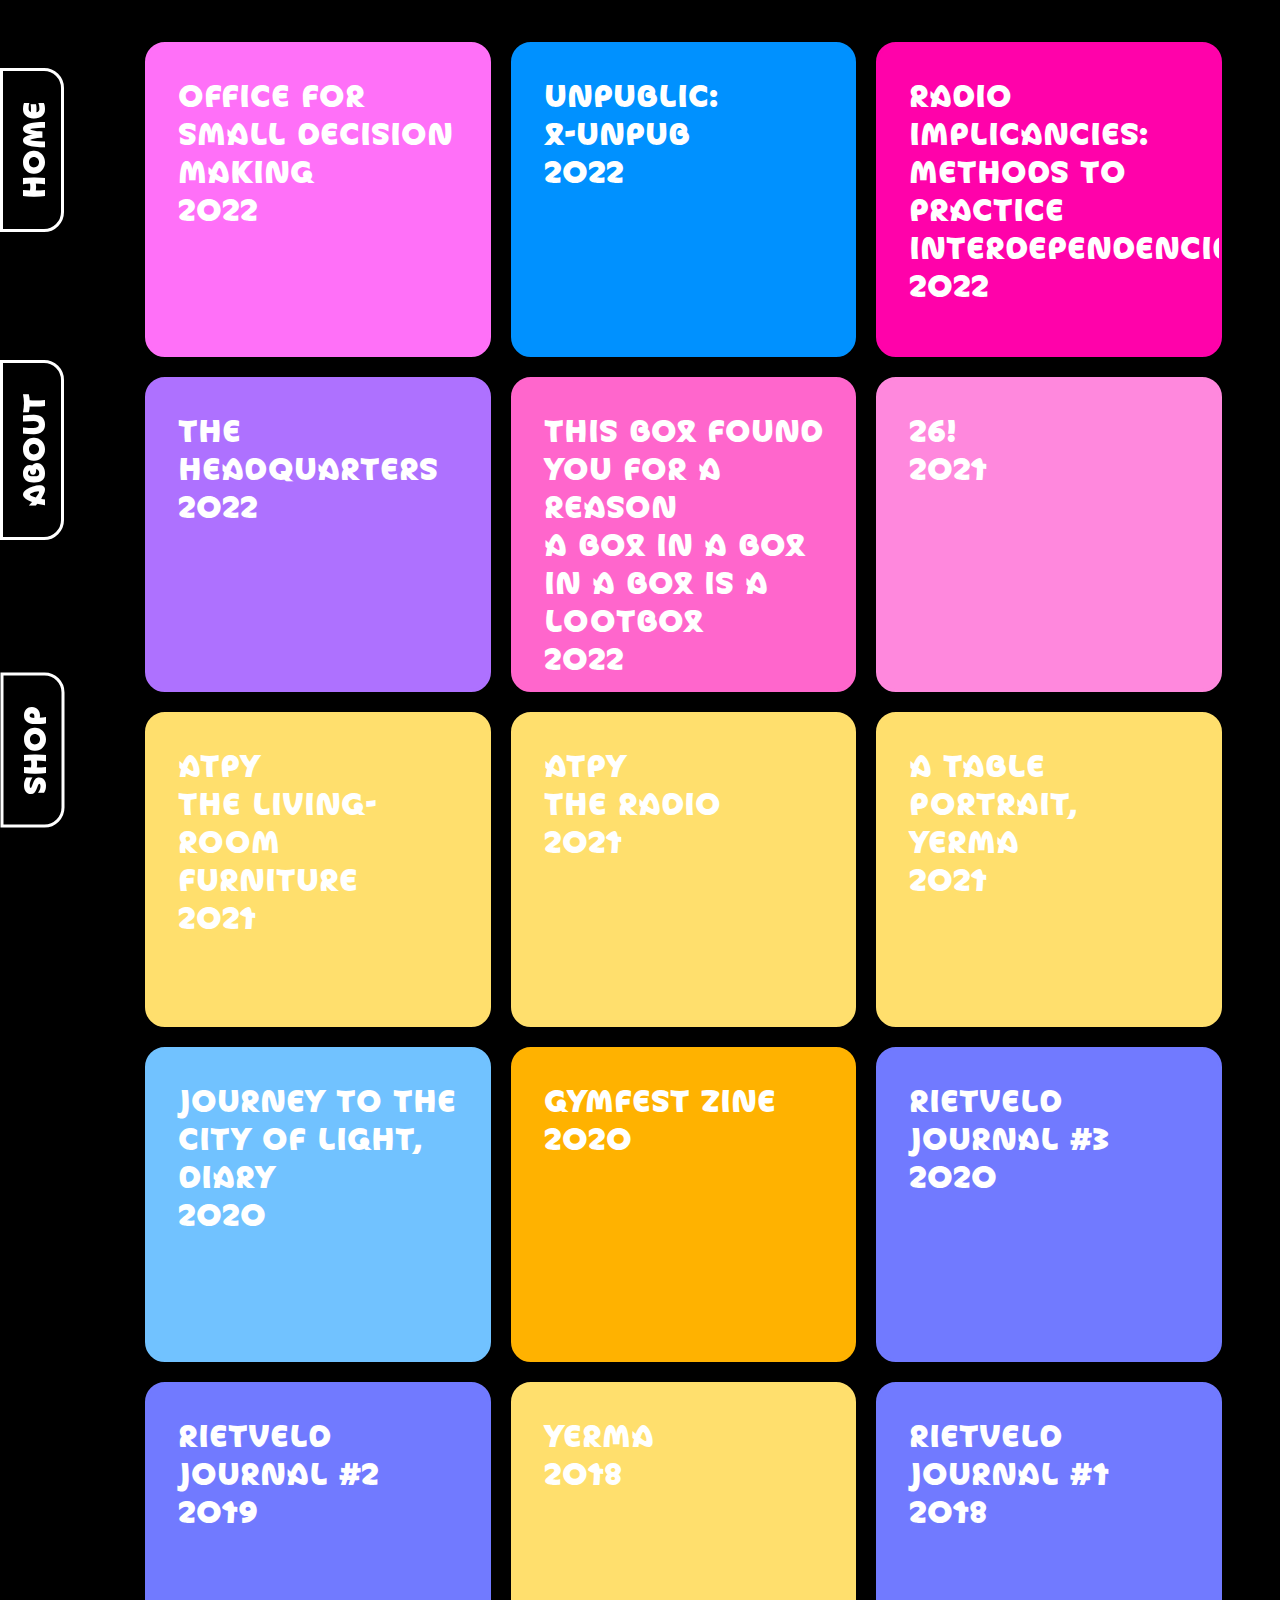
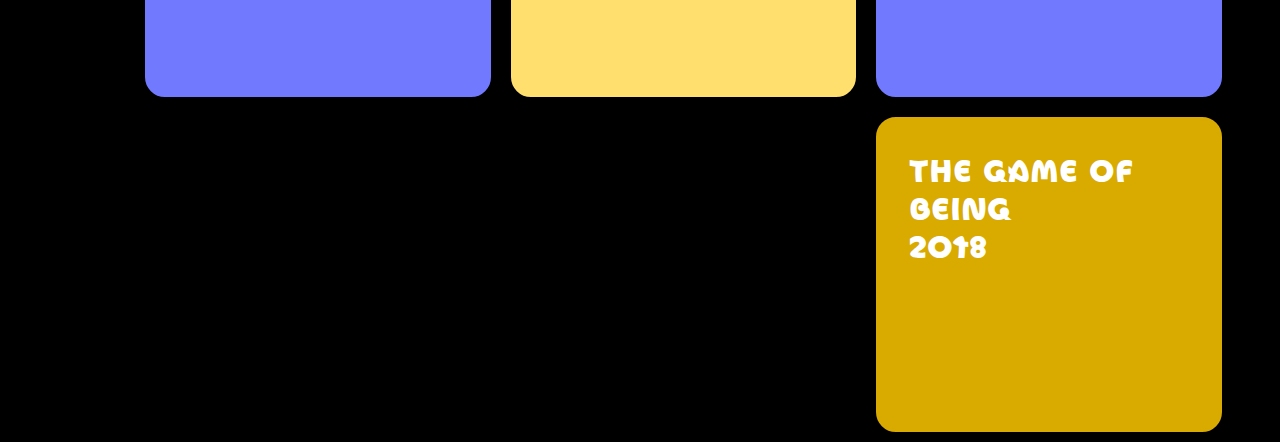
<file: index.html>
<!DOCTYPE html>
<html lang="en">
<head>
    <meta charset="UTF-8">
    <meta http-equiv="X-UA-Compatible" content="IE=edge">
    <meta name="viewport" content="width=device-width, initial-scale=1.0">
    <title>Gersande Schellinx</title>
    <link href="basestyle2.css" rel="stylesheet" type="text/css">
    <link rel="Shortcut Icon" href="/favicon.ico" type="image/x-icon" />
</head>

<body>
    <div class="wrapper">

        <!-- <div class="maincontent about hidden">
            <div class="content">
                <p>artist based in Amsterdam</p>
                <p>manager at the <a class="link">bookbinding workshop</a>, gerrit rietveld academie</p>
                <p>master student at the <a class="link">xpub</a>, piet zwart institute</p>
                <p>makes artist's books, publications in all media, furnitures, writes, directs, curates and much more</p>
                <p>email me at <a class="link">gersandeschellinx@gmail.com</a></p>
                <p>or follow me at <a class="link">@gersande.schellinx</a></p>
                <p><a class="link">download cv</a></p>
            </div>
        </div> -->

        <div class="kaft">
           
                <div class="item home ">
                    <a href="../index.html" class="item_title rotate">
                        home
                    </a>
                </div>

                <div class="item about">
                    <a class="item_title rotate">
                        about
                    </a>
                </div>

                <div class="item shop">
                    <a href="shop.html" class="item_title rotate">
                        shop
                    </a>
                </div>   
       
        </div> 
        <!-- end kaft -->
       
            <div class="about_content hidden">
                <p>
                    Artist and freelancer based in Amsterdam.
                <br><br>
               <a href = https://www.instagram.com/bbbbgrabb/ target="_blank">Bookbinding workshop</a>  manager, <a href = https://rietveldacademie.nl/ target="_blank"> Gerrit Rietveld Academie.</a>
                <br><br>
                    "Bookbinder at the Gerrit Rietveld Academie and in my freelance work, 
                    writer for independent projects or commissioned texts, scriptwriter, 
                    theatre director and head of editorial for collaborative and personal projects. 
                    I always find myself an interdisciplinary maker and designer."
                <br><br>
                    Master student at the <a href = https://www.pzwart.nl/experimental-publishing/ target="_blank"> XPUB, Piet Zwart.</a>
                <br><br>
                    "Books, words, networks are my tools. It all works towards environments created 
                    by publication(s): to make something public. My primary materials/collaborators 
                    are people and publications."
                </p>
                <p class="first_credit">
                <a href="CV_2022.pdf" target="_blank"> download cv </a>
                </p>
                <p class="">
                <a href = "mailto:gersandeschellinx@gmail.com">gersandeschellinx@gmail.com</a>
                </p>
                <p class="">
                    <a href = https://www.instagram.com/gersande.schellinx/ target="_blank">@gersande.schellinx</a>
                </p>
                <p class="last_credit">
                <span class="credit typeface">
                <a href="https://www.nmtype.com/movement/Movement">Movement Typeface</a> by María Ramos and Noel Pretorius
                <br>
                Pirelli Typeface by <a href="https://www.jung-lee.nl">Jung-Lee Type Foundry</a></span> 
                <br>
                <span class="credit">Website by <a href="http://cecilehubner.nl">Cecile Hübner</a></span>
                <br><br>
                </p>
            </div>
     
        <!-- end about -->

        <div class="maincontent work">
            <div class="work_wrapper">

                <div class="project ofsdm clickable">
                    <div class="text">
                        <div class="project_title clickable">Office for Small Decision Making<div class="project_year clickable">2022</div></div>
                        <div class="project_text hidden initial_hide">
                            <p>
                                <br>
                                Office for Small Decision Making september 2022, 
                                at Plan B, Amsterdam. 
                                In collaboration with Carmen Gray and Mariana Jurado Rico.<br>
                                G. Schellinx as Chief Secretary of the Office for Small Decision Making (OfSDM),
                                wrote all the Office Manuals with Office line of conduct and designed 
                                the Small Chair Collection Inventory Catalogue.
                                <br><br>
                                The Office for Small Decision Making has been given the unique opportunity 
                                to set their Office and use the vacant space of Plan B during the month of September 2022. 
                                <br>
                                Unfortunately, due to budget cuts the OfSDM was only be able to occupy the given
                                premises for a total of three days and three days only, with a number of ad hoc additional hours...
                                <br>
                                Due to the exceptional character of such a short-term instalment, the Office members instigators did not 
                                get any remuneration to conduct proper job interviews to hire more Office staffs. Having the opportunity 
                                not to pay only a few Office members, the OfSDM concluded that any temporary employee working on the base 
                                of free volunteering were welcome to call themselves Office members. Therefore, any client of the Office 
                                could assume corporate status when participating in any Office activities during Office hours.
                                <br><br>
                                <a href="office_manual_adult.pdf" target="_blank">read Adult Office Manual</a>
                                <br><br>
                                <a href="smallchaircatalogue.pdf" target="_blank">see the Small Chair Collection Inventory Catalogue</a>
                                <br><br>
                                Pictures by <a href=https://carmengray.es/ target="_blank">Carmen Gray</a>.
                            </p>
                        </div>
                    </div>
                    <div class="img hidden initial_hide">
                        <img src="img/ofsdm_3.jpg" alt="ofsdm">
                        <img src="img/ofsdm_2.jpg" alt="ofsdm">
                        <img src="img/ofsdm_1.jpg" alt="ofsdm">
                        <img src="img/ofsdm_5.jpg" alt="ofsdm">
                        <img>
                    </div>
                </div>

                <div class="project unpublic clickable">
                    <div class="text">
                        <div class="project_title clickable">unPublic: <br> X-unPub<div class="project_year clickable">2022</div></div>
                        <div class="project_text hidden initial_hide">
                            <p>
                                <br>
                                unPublic number 81. 'experimental un-publishing' session on June 22nd 2022, 
                                in the auditorium of La Générale Nord-Est, Paris XIV, France.
                                <br> <br>
                                with Kam Seng Aung (violin), Alexandra Nikolova ([6:] dj mix, voice), 
                                Carmen Gray ([1:] drum, bottle, maracas, bell), Chaeyoung Kim ([5:] rattling egg, i-thing, handbell), 
                                Emma Prato ([10:] xylophone, harmonic voice), Erica Gargaglione ([2:] (little) drums, bells, flute), 
                                Francesco Luzzana ([4:] nanoloop, flute, hands, voice), Jian Haake ([11:] DIY breadboard synth, scratch box), 
                                Kimberley Cosmilla ([3:] flute, (little) drum, xylophone), Miriam Schöb ([7:] cracklebox, stylophone, bottle, 
                                voice, body), Mitsa Chaida ([0:] maracas, bells, drum, voice), Supisara Burapachaisri ([9:] Bastl Kastle Drum, 
                                Bastl Kastle v1.5), Gersande Schellinx ([8:] zither, voice) and Har$ (direction += time-keeping & dictaphones). 
                                <br><br>
                                <a href=https://unpublic.bandcamp.com/album/paris-22-june-2022 target="_blank">Listen here</a>
                            </p>
                        </div>
                    </div>
                    <div class="img hidden initial_hide">
                        <img src="img/unPublic.jpg" alt="special issue 18">
                        <img>
                    </div>
                </div>

        <div class="project si18 clickable">
            <div class="text">
                <div class="project_title clickable">Radio Implicancies: <br> Methods To Practice Interdependencies<div class="project_year clickable">2022</div></div>
                <div class="project_text hidden initial_hide">
                    <p>
                        <br>
                        Experimental Publishing (XPUB) Special Issue 18.
                        <br> <br>
                        Made by Ål Nik (Alexandra Nikolova), Carmen Gray, Chaeyoung Kim, 
                        Emma Prato, Erica Gargaglione, Francesco Luzzana, Gersande Schellinx, 
                        Jian Haake, Kimberley Cosmilla, Miriam Schöb, Mitsa Chaida and Supisara Burapachaisri.
                        <br><br>
                        Pictures by <a href=https://carmengray.es/ target="_blank">Carmen Gray</a>.
                        <br><br>
                        <a href=https://issue.xpub.nl/18/index.html target="_blank">read more</a>
                    </p>
                </div>
            </div>
            <div class="img hidden initial_hide">
                <img src="img/1_si18.png" alt="special issue 18">
                <img>
            </div>
        </div>
       
                <div class="project headquarters clickable">
                    <div class="text">
                        <div class="project_title clickable">The Headquarters<div class="project_year clickable">2022</div></div>
                        <div class="project_text hidden initial_hide">
                            <p>
                                Participation to the Education Department with "La Courbe" a small working bench and plasma cut knives.
                                <br>
                                <br>
                                Under the mentorship of Olga Micińska and Harriet Morley
                                with Mathild Clerc-Verhoeven, Cecile Hübner, Chloé Sapelkine and Bo Wielders. 
                                Conception of wooden/metal tools and a metal gate.
                                <br>
                                <br>
                                Member of the Writing Department with Samantha McCulloch:
                                <br>
                                <a href="a_laborious_portrait.pdf" target="_blank">read A Laborious Portrait</a>
                                <br>
                                <br>
                                Pictures by Kitty Maria van Ekeren and Olga Micińska
                                <br>
                                <br>
                                <a href=https://puntwg.nl/the-headquarters target="_blank">read more</a>
                            </p>
                        </div>
                    </div>
                    <div class="img hidden initial_hide">
                        <img src="img/7_headquarters.jpg" alt="headquarters7">
                        <img src="img/1_headquarters.jpg" alt="headquarters1">
                        <img src="img/2_headquarters.jpg" alt="headquarters2">
                        <img src="img/4_headquarters.jpg" alt="headquarters4">
                        <img src="img/8_headquarters.jpg" alt="headquarters8">
                        <img>
                    </div>
                </div>

                <div class="project si17 clickable">
                    <div class="text">
                        <div class="project_title clickable">This Box Found You for a Reason<br> A Box in a Box in a Box is a Lootbox<div class="project_year clickable">2022</div></div>
                        <div class="project_text hidden initial_hide">
                            <p>
                                <br>
                                Experimental Publishing (XPUB) Special Issue 17.
                                <br> <br>
                                Made by Ål Nik (Alexandra Nikolova), Carmen Gray, Chaeyoung Kim, 
                                Emma Prato, Erica Gargaglione, Francesco Luzzana, Gersande Schellinx, 
                                Jian Haake, Kimberley Cosmilla, Miriam Schöb, Mitsa Chaida and Supisara Burapachaisri.
                                <br><br>
                                Co-published by Page Not Found and the Master Experimental Publishing (XPUB) 
                                at the Piet Zwart Institute, Willem de Kooning Academy.
                                <br><br>
                                Pictures by <a href=https://carmengray.es/ target="_blank">Carmen Gray</a>.
                                <br><br>
                                <a href=https://issue.xpub.nl/17/index.html target="_blank">read more</a>
                            </p>
                        </div>
                    </div>
                    <div class="img hidden initial_hide">
                        <img src="img/3_si17" alt="special issue 17">
                        <img src="img/4_si17" alt="special issue 17">
                        <img src="img/5_si17" alt="special issue 17">
                        <img src="img/1_si17" alt="special issue 17">
                        <img>
                    </div>
                </div>

                <div class="project twentysix clickable">
                    <div class="text">
                        <div class="project_title clickable">26! <div class="project_year clickable">2021</div></div>
                        <div class="project_text hidden initial_hide">
                            <p>
                                <p>
                                    <br>
                                    Gerrit Rietveld Academie BA Thesis <br> <br>
                                    A research that explores the alphabet, 
                                    a deconstruction of its hegemonic status 
                                    and study of the embedded social infrastructures 
                                    in our alphabetical system. It can be seen 
                                    as a series of reflections on the question: 
                                    Is there a way to break down social constructs 
                                    embedded in (our use of) the alphabet in order 
                                    to support social change? Too often 
                                    language is used to justify inequalities 
                                    when accountability is necessary, to work together, 
                                    on social change or adapt to contemporary/current social needs, 
                                    recover social diversity in identity.
                                    <br>
                                    <br>
                                    Written by Gersande Schellinx
                                    <br>
                                    Designed by 
                                    Ran Re Reimann
                                </p>
                            </p>
                        </div>
                    </div>
                    <div class="img hidden initial_hide">
                        <img src="img/1_26" alt="picture thesis">
                        <img src="img/2_26.jpg" alt="picture thesis">
                        <img src="img/3_26.jpg" alt="picture thesis">
                        <img>
                    </div>
                    
                </div>

                <div class="project yerma3 clickable">
                    <div class="text">
                        <div class="project_title clickable">ATPY <br> The Living-Room Furniture <div class="project_year clickable">2021</div> </div>
                        <div class="project_text hidden initial_hide">
                            <p>
                                <br>
                                “A Table Portrait, Yerma” (2018-2021) is an idiosyncratic
                                re-writing of Federico
                                Garcia Lorca’s play Yerma. An
                                immersive play in three acts
                                and three rooms.
                                <br>
                                <br>
                                The furniture of "A Table Portrait, Yerma" has been designed, produced and built by Gersande Schellinx
                                for the Première of the play in Amsterdam Noord in 2021. The set of furniture is the stage on which the play can take place,
                                wherever, whenever. 
                                <br> <br>
                                Each piece of furniture should be thought as active actors to the play's dinner party.
                                <br>
                                The four characters Juan, Yerma, Victor and Maria have a custom chair with different 
                                face expressions imprinted on the top-back, as well as slightly different body features (one chair has a deeper 
                                seat slope, another a straighter back, ...) as to influence the body language of each actor during the play.<br>
                                The table has been made with an irregular leg-frame in order to get some characters closer or further away 
                                from one another... Finally, a custom hole was made to host a spot for the play's vase in 
                                the middle of the table as a visual metaphor to the play's main topic of conversation: fertility.
                                <br><br>
                                The faces were modeled in clay, then 3D scanned, re-designed in blender and carved with CNC.
                                <br><br>
                                Pictures by <a href=https://carmengray.es/ target="_blank">Carmen Gray</a>.
                            </p>
                            <p>
                                <a href=https://rietveldacademie.nl/en/page/1026843/gersande-schellinx target="_blank">read more</a>
                            </p>
                        </div>
                    </div>
                    <div class="img hidden initial_hide">
                        <img src="img/atpy_thefurnitures_2.jpg" alt="a table portrait yerma furnitures">
                        <img src="img/atpy_thefurnitures_4.jpg" alt="a table portrait yerma furnitures">
                        <img src="img/atpy_thefurnitures_5.jpg" alt="a table portrait yerma furnitures">
                        <img src="img/atpy_thefurnitures_1.jpg" alt="a table portrait yerma furnitures">
                        <img src="img/atpy_thefurnitures_6.jpg" alt="a table portrait yerma furnitures">
                    </div>
                </div>

                <div class="project yermaradio clickable">
                    <div class="text">
                        <div class="project_title clickable">ATPY <br>The Radio <div class="project_year clickable">2021</div> </div>
                        <div class="project_text hidden initial_hide">
                            <p>
                                <br>
                                Released July 7, 2021
                                <br><br>
                                This album compiles the songs written in the play “A Table Portrait, Yerma”, 
                                that were featured on the radio playing both at the representations and at the 
                                Rietveld Academie graduation show 2021. 
                                <br><br>
                                “A Table Portrait, Yerma” (2018-2021) by Gersande Schellinx is an idiosyncratic 
                                re-writing of Federico Garcia Lorca’s play Yerma. An immersive play in three acts and three rooms. 
                                <br><br>
                                Lyrics by Gersande Schellinx<br>
                                Composition and arrangements by Oliver Feghali <br>
                                All instruments and sounds played and recorded by Oliver Feghali* <br>
                                Vocals by Gersande Schellinx & Oliver Feghali <br>
                                <br>
                                *Special thanks to Peter Hammill and David Wise.
                                <br><br>
                                <a href=https://dat6.bandcamp.com/album/yerma-a-table-portrait-music-from-the-radio target="_blank">Listen to the album of A Table Portrait, Yerma</a>
                                <br>
                                <br>
                            </p>
                            <p>
                                <a href=https://rietveldacademie.nl/en/page/1026843/gersande-schellinx target="_blank">read more</a>
                            </p>
                        </div>
                    </div>
                    <div class="img hidden initial_hide">
                        <img src="img/1_yermaradio.jpg" alt="a table portrait yerma radio">
                    </div>
                </div>
                
                <div class="project yerma1 clickable">
                    <div class="text">
                        <div class="project_title clickable">A Table
                            Portrait, Yerma <div class="project_year clickable">2021</div> </div>
                        <div class="project_text hidden initial_hide">
                            <p>
                                <br>
                                “A Table Portrait, Yerma” (2018-2021) is an idiosyncratic
                                re-writing of Federico
                                Garcia Lorca’s play Yerma. An
                                immersive play in three acts
                                and three rooms. Two sets of
                                furniture: a living-room and
                                a kitchen, as well as the vase 
                                and the book designed and build 
                                by Gersande Schellinx. 
                                <br>
                                <br>
                                Set Design by Gersande Schellinx <br>
                                Costumes by Marite Kuus <br>
                                Music by Oliver Feghali <br>
                                Food and Dinner Scenography by Elena Braida <br>
                                Joe Eshuis as Videographer <br>
                                Dariya Trubina as Assistant Director <br>
                                with help from Dasha Leontieva, Kristina Schadler and Adèle Beaulieu
                                <br>
                                <br>
                                Starring Stanley Steen as Juan,
                                Leyla de Muynck as Yerma,
                                Dawn Atteveld as Maria and
                                Philip van de Bree as Victor.
                                <br>
                                <br>
                                <a href=https://dat6.bandcamp.com/album/yerma-a-table-portrait-music-from-the-radio target="_blank">Listen to the album of A Table Portrait Yerma</a>
                                <br>
                                <br>
                            </p>
                            <p>
                                <a href=https://rietveldacademie.nl/en/page/1026843/gersande-schellinx target="_blank">read more</a>
                            </p>
                        </div>
                    </div>
                    <div class="img hidden initial_hide">
                        <img src="img/1_ATPY_WEB" alt="a table portrait yerma performance">
                        <img src="img/2_ATPY_WEB" alt="a table portrait yerma performance">
                        <img src="img/3_ATPY_WEB.jpg" alt="a table portrait yerma performance">
                        <img src="img/6_ATPY_WEB.jpg" alt="a table portrait yerma performance">
                        <img src="img/4_ATPY_WEB" alt="a table portrait yerma performance">
                    </div>
                </div>

                <div class="project cityoflight clickable">
                    <div class="text">
                        <div class="project_title clickable ">Journey to the city of light, diary <div class="project_year clickable">2020</div></div>
                        <div class="project_text hidden initial_hide">
                            <p>
                                <br>
                                Exhibition at A LAB, Amsterdam.
                                <br>
                                <br>
                                Books commissioned by Federico Sande Novo for his Filmacademie (Amsterdam) Master of Film Graduation project.
                                <br>
                                <br>
                                Printing and bookbinding by Gersande Schellinx.
                                <br>
                                <br>
                                <a href=https://www.filmacademie.ahk.nl/lichting/2020/student/federico-sande-novo/ target="_blank">read more</a>
                            </p>
                        </div>
                    </div>
                    <div class="img hidden initial_hide">
                        <img src="img/4_diary.JPG" alt="Journey to the city of light, diary">
                        <img src="img/1_diary.JPG" alt="Journey to the city of light, diary">
                        <img src="img/2_diary.JPG" alt="Journey to the city of light, diary">
                        <img>
                    </div>
                </div>

                <div class="project gymfest clickable">
                    <div class="text">
                        <div class="project_title clickable">Gymfest zine <div class="project_year clickable">2020</div></div>
                        <div class="project_text hidden initial_hide">
                            <p>
                                <br>
                                Gymfest by Cecile Hübner and Shifra Osorio Whewell.
                                <br>
                                At Plantage Dok, Amsterdam.
                                <br>
                                <br>
                                Zine designed by Gersande Schellinx:
                                <br>
                                <a href="Gym_Fest_Zine.pdf"target="_blank">read the Gymfest Zine</a>
                                <br>
                                <br>
                                With illustrations by Dasha Leontieva.
                                <br><br>
                                <a href=https://plantagedok.nl/events/exhibition-gymfest/ target="_blank">read more</a>
                            </p>
                        </div>
                    </div>
                    <div class="img hidden initial_hide">
                        <img src="img/1_gymfest.jpg" alt="gymfest zine">
                        <img>
                    </div>
                </div>

                <div class="project journal3 clickable">
                    <div class="text">
                        <div class="project_title clickable">Rietveld Journal #3 <div class="project_year clickable">2020</div></div>
                        <div class="project_text hidden initial_hide">
                            <p>
                                <br>
                                Initiated by Gersande Schellinx and Irene de Gelder in 2018.
                                <br> 
                                Designed by Ran Re Reimann and Łukasz Matuszewski.
                                <br> 
                                Matchboxes give-away by Eva Mahhov.
                                <br> <br>
                                Rietveld Journal is a free publication run by students of 
                                the Gerrit Rietveld Academie and Sandberg Instituut and 
                                distributed at the Academie, in the Netherlands and internationally. 
                                <br> 
                                It is an open platform for the community of these two institutions 
                                to share any printed matter between each other and with the outside world.                
                                <br> <br>
                                Pictures by Pictures by <a href=https://carmengray.es/ target="_blank">Carmen Gray</a>.
                                <br>
                                Furnitures by Alex Zeta.
                                <br><br>
                                <a href=https://rietveldacademie.nl/en/page/16857/rietveld-journal target="_blank">read more</a>
                                <br>
                                <a href=https://www.instagram.com/rietveld.journal/?hl=en target="_blank">@rietveld.journal</a>
                                
                            </p>
                        </div>
                    </div>
                    <div class="img hidden initial_hide">
                        <img src="img/1_rj3" alt="rietveld journal 3">
                        <img src="img/2_rj3.jpg" alt="rietveld journal 3">
                        <img src="img/1_rj3.jpg" alt="rietveld journal 3">
                        <img>
                    </div>
                </div>

                <div class="project journal2 clickable">
                    <div class="text">
                        <div class="project_title clickable">Rietveld Journal #2 <div class="project_year clickable">2019</div></div>
                        <div class="project_text hidden initial_hide">
                            <p>
                                <br>
                                Initiated by Gersande Schellinx and Irene de Gelder in 2018.
                                <br> 
                                Designed by Juliette Lépineau and Itziar Domingo.
                                <br> <br>
                                Campaign designed by Samuel Pin.
                                <br> <br>
                                Rietveld Journal is a free publication run 
                                by students of the Gerrit Rietveld Academie 
                                and Sandberg Instituut and distributed at the Academie, 
                                in the Netherlands and internationally. 
                                <br> 
                                It is an open platform for the community of these two institutions to share any printed matter between each other and with the outside world.                
                                <br> <br>
                                <a href=https://rietveldacademie.nl/en/page/16857/rietveld-journal target="_blank">read more</a>
                                <br>
                                <a href=https://www.instagram.com/rietveld.journal/?hl=en target="_blank">@rietveld.journal</a>
                            </p>
                        </div>
                    </div>
                    <div class="img hidden initial_hide">
                        <img src="img/1_rj2.jpg" alt="rietveld journal 2">
                        <img src="img/2_rj2.jpg" alt="rietveld journal 2">
                        <img src="img/3_rj2.jpg" alt="rietveld journal 2">
                        <img>
                    </div>
                </div>

                <div class="project yerma2 clickable">
                    <div class="text">
                        <div class="project_title clickable">Yerma <div class="project_year clickable">2018</div></div>
                        <div class="project_text hidden initial_hide">
                            <p>
                                    <br>
                                    A surrealistic interpretation of Federico Garcia Lorca’s “Yerma”.
                                    <br>
                                    Book and serie of readings around Amsterdam.
                                    <br>
                                    <br>
                                    Designed and written by Gersande Schellinx.
                                    <br>
                                    <br>
                                    <a href="Is_Yerma_Present.pdf" target="_blank">read more</a>
                            </p>
                        </div>
                    </div>
                    <div class="img hidden initial_hide">
                        <img src="img/1_yerma.jpg" alt="yerma book">
                        <img src="img/2_yerma.jpg" alt="yerma book">
                        <img src="img/3_yerma.jpg" alt="yerma readings">
                        <img>
                    </div>
                </div>

                <div class="project journal1 clickable">
                    <div class="text">
                        <div class="project_title clickable">Rietveld Journal #1 <div class="project_year clickable">2018</div></div>
                        <div class="project_text hidden initial_hide">
                            <p>
                                <br>
                                Initiated by Gersande Schellinx and Irene de Gelder in 2018.
                                <br> 
                                Designed by César Rogers and Ken Wenrui Zhao
                                <br> <br>
                                Rietveld Journal is a free publication run by students of the Gerrit Rietveld Academie and Sandberg Instituut and distributed at the Academie, in the Netherlands and internationally. 
                                <br> 
                                It is an open platform for the community of these two institutions to share any printed matter between each other and with the outside world.                
                                <br> <br>
                                <a href=https://rietveldacademie.nl/en/page/16857/rietveld-journal target="_blank">read more</a>
                                <br>
                                <a href=https://www.instagram.com/rietveld.journal/?hl=en target="_blank">@rietveld.journal</a>
                            </p>
                        </div>
                    </div>
                    <div class="img hidden initial_hide">
                        <img src="img/2_rj1.jpg" alt="rietveld journal 1">
                        <img>
                    </div>
                </div>


                <div class="project tgob clickable">
                    <div class="text">
                        <div class="project_title clickable">The Game of Being <div class="project_year clickable">2018</div></div>
                        <div class="project_text hidden initial_hide">
                            <p>
                                <br>
                                Premiered at the Dijktheater, Amsterdam.
                                <br>
                                <br>
                                The Game of Being is written & directed by Gersande Schellinx.
                                <br>
                                <br>
                                Based on the theme of PLAY, The Game of Being is a play about power relationship in society.
                                <br>
                                Modelled on an excerpt of J.MG Le Clézio’s short story ‘‘L’homme qui marche’’. The play’s 
                                structure follows an organic and absurdistic story line, while questioning a concrete entity 
                                and its components: society, our society  .
                                <br>
                                <br>
                                The box is made out of eight young actors with different nationalities:
                                <br>
                                <br>
                                Shifra Osorio Whewell<br>
                                Adriana Lasheras Mabanta<br>
                                Felina Beckenbauer<br>
                                Briac Trémolières<br>
                                Marite Kuus<br>
                                Sankrit Kulmanochawong<br>
                                Shaun Beattie<br>
                                Cecile Hübner
                                <br>
                                <br>
                                With the help of Zoe Jurgens.
                                <br>
                                <br>
                                <a href="https://www.youtube.com/watch?v=sjbWOU4Htvw" target="_blank">watch the play here</a>
                            </p>
                        </div>
                    </div>
                    <div class="img hidden initial_hide">
                        <img src="img/thegameofbeing_2.jpg" alt="The Game of Being 1">
                        <img src="img/thegameofbeing_3.jpg" alt="The Game of Being 3">
                        <img src="img/thegameofbeing_1.jpg" alt="The Game of Being 2">
                        <img src="img/thegameofbeing_4.jpg" alt="The Game of Being 4">
                        <img src="img/thegameofbeing_5.jpg" alt="The Game of Being 5">
                        <img>
                    </div>
                </div>

            </div>

        </div>
        <!-- end maincontent work -->

    </div> 
    <!-- end wrapper -->

<script src="script2.js"></script>
</body>

</html>
</file>
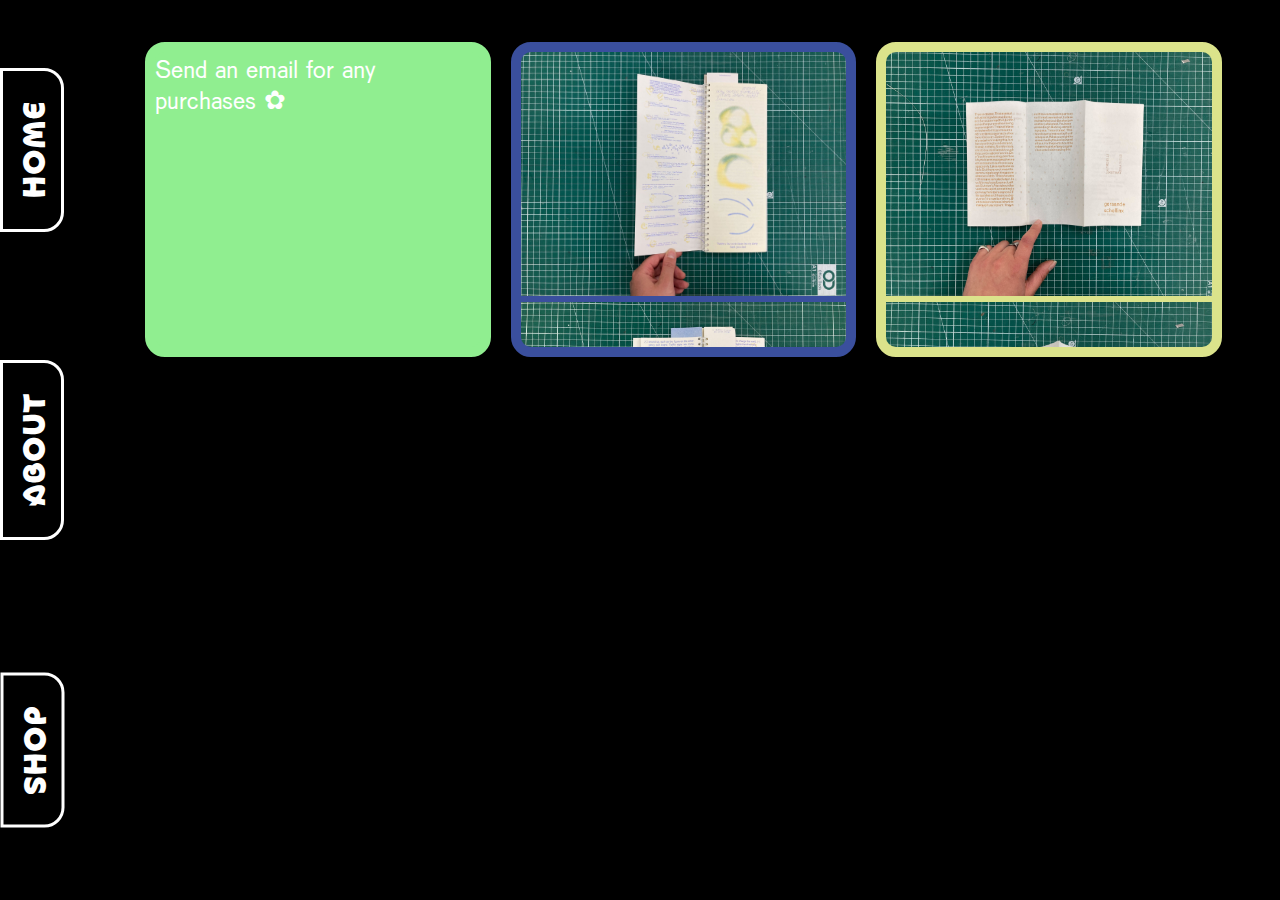
<file: shop.html>
<!DOCTYPE html>
<html lang="en">
<head>
    <meta charset="UTF-8">
    <meta http-equiv="X-UA-Compatible" content="IE=edge">
    <meta name="viewport" content="width=device-width, initial-scale=1.0">
    <title>Gersande Schellinx</title>
    <link href="basestyle2.css" rel="stylesheet" type="text/css">
    <link href="shop.css" rel="stylesheet" type="text/css">
    <link rel="Shortcut Icon" href="/favicon.ico" type="image/x-icon" />

</head>

<body>
    <div class="wrapper">

        <div class="kaft">
           
                <div class="item home">
                    <a href="../index.html" class="item_title rotate">
                        home
                    </a>
                </div>

                <div class="item about">
                    <a class="item_title rotate">
                        about
                    </a>
                </div>

                <div class="item shop">
                    <a href="shop.html" class="item_title rotate">
                        shop
                    </a>
                </div>
                
       
        </div> 
        <!-- end kaft -->

        <div class="about_content hidden">
            <p>
                Artist and freelancer based in Amsterdam.
           <br><br>
           <a href = https://www.instagram.com/bbbbgrabb/ target="_blank">Bookbinding workshop</a>  manager, <a href = https://rietveldacademie.nl/ target="_blank"> Gerrit Rietveld Academie.</a>
            <br><br>
                "Bookbinder at the Gerrit Rietveld Academie and in my freelance work, 
                writer for independent projects or commissioned texts, scriptwriter, 
                theatre director and head of editorial for collaborative and personal projects. 
                I always find myself an interdisciplinary maker and designer."
            <br><br>
            Master student at the <a href = https://www.pzwart.nl/experimental-publishing/ target="_blank"> XPUB, Piet Zwart.</a>
            <br><br>
                "Books, words, networks are my tools. It all works towards environments created 
                by publication(s): to make something public. My primary materials/collaborators 
                are people and publications."
            </p>
            <p class="first_credit">
                <a href="CV_2022.pdf" target="_blank"> download cv </a>
            </p>
            <p class="">
            <a href = "mailto:gersandeschellinx@gmail.com">gersandeschellinx@gmail.com</a>
            </p>
            <p class="">
                <a href = https://www.instagram.com/gersande.schellinx/ target="_blank">@gersande.schellinx</a>
            </p>
            <p class="last_credit">
                <span class="credit typeface">
                <a href="https://www.nmtype.com/movement/Movement">Movement Typeface</a>by María Ramos and Noel Pretorius
                <br> 
                Pirelli Typeface by <a href="https://www.jung-lee.nl">Jung-Lee Type Foundry</a></span> 
                <br>
                <span class="credit">Website by <a href="http://cecilehubner.nl">Cecile Hübner</a></span>
                <br><br>
                </p>
        </div>
 
    <!-- end about -->

        <div class="maincontent work">
            <div class="work_wrapper">

                <div class="project instructions_shop">
                    <div class="text">
                        <div class="project_title"> <a href = "mailto: gersandeschellinx@gmail.com">Send an email</a> for any purchases ✿ </a></div>
                        <div class="project_text hidden">
                        </div>
                    </div>
                    
                </div>
                <div class="project thesis_shop shopitem clickable">
                    <div class="text">
                        <div class="project_title hidden initial_hide">20€ <div class="project_year">26!, 2021</div> </div>
                        <div class="project_text hidden initial_hide">
                            <p>
                                <br><br>
                                Gerrit Rietveld Academie BA Thesis <br> <br>
                                A research that explores the alphabet, 
                                a deconstruction of its hegemonic status 
                                and study of the embedded social infrastructures 
                                in our alphabetical system. It can be seen 
                                as a series of reflections on the question: 
                                Is there a way to break down social constructs 
                                embedded in (our use of) the alphabet in order 
                                to support social change? Too often 
                                language is used to justify inequalities 
                                when accountability is necessary, to work together, 
                                on social change or adapt to contemporary/current social needs, 
                                recover social diversity in identity.
                                <br><br>
                                Edition of 50
                                <br><br>
                                Written by Gersande Schellinx.
                                <br>
                                Designed by 
                                Ran Re Reimann.
                            </p>
                        </div>
                    </div>
                    <div class="img clickable">
                        <img src="img/1_26.jpg" alt="picture thesis" class="clickable">
                        <img src="img/2_26.jpg" alt="picture thesis 2" class="clickable">
                        <img src="img/3_26.jpg" alt="picture thesis 3" class="clickable">
                        <img>
                    </div>
                    
                </div>

                <div class="project space_shop shopitem clickable">
                    <div class="text">
                        <div class="project_title hidden initial_hide"> 20€ <div class="project_year"> Space and Motion in Books, study n.2, 2020</div> </div>
                        <div class="project_text hidden initial_hide">
                            <p>
                            A conceptual and material research into space and motion 
                            in books with the letter press printing technique.
                            <br>
                            <br>
                            Printed in a serie of four rows on one silk calligraphy sheet of paper per copy.
                            <br>
                            <br>
                            Limited edition of 80.
                            <br><br>
                            Written and designed by Gersande Schellinx.
                            </p>
                        </div>
                    </div>
                    <div class="img clickable">
                        <img src="img/8_spaceandmotion.jpg" alt="picture space and motion in books" class="clickable">
                        <img src="img/5_spaceandmotion.jpg" alt="picture space and motion in books" class="clickable">
                        <img src="img/2_spaceandmotion.jpg" alt="picture space and motion in books" class="clickable">
                        <img src="img/3_spaceandmotion.jpg" alt="picture space and motion in books" class="clickable">
                    </div>
                </div>

                 <!-- <div class="project yerma_shop shopitem clickable">
                    <div class="text">
                        <div class="project_title hidden initial_hide">200€ <div class="project_year">A Table Portrait Yerma, 2021</div></div>
                        <div class="project_text hidden initial_hide">
                        </div>
                    </div>
                    <div class="img clickable">
                        <img src="img/shop_y" alt="picture ATPY book" class="clickable">
                        <img>
                    </div>
                </div>

        </div>-->
        <!-- end maincontent work -->

    </div> 
    <!-- end wrapper -->

<script src="script2.js"></script>
</body>

</html>
</file>
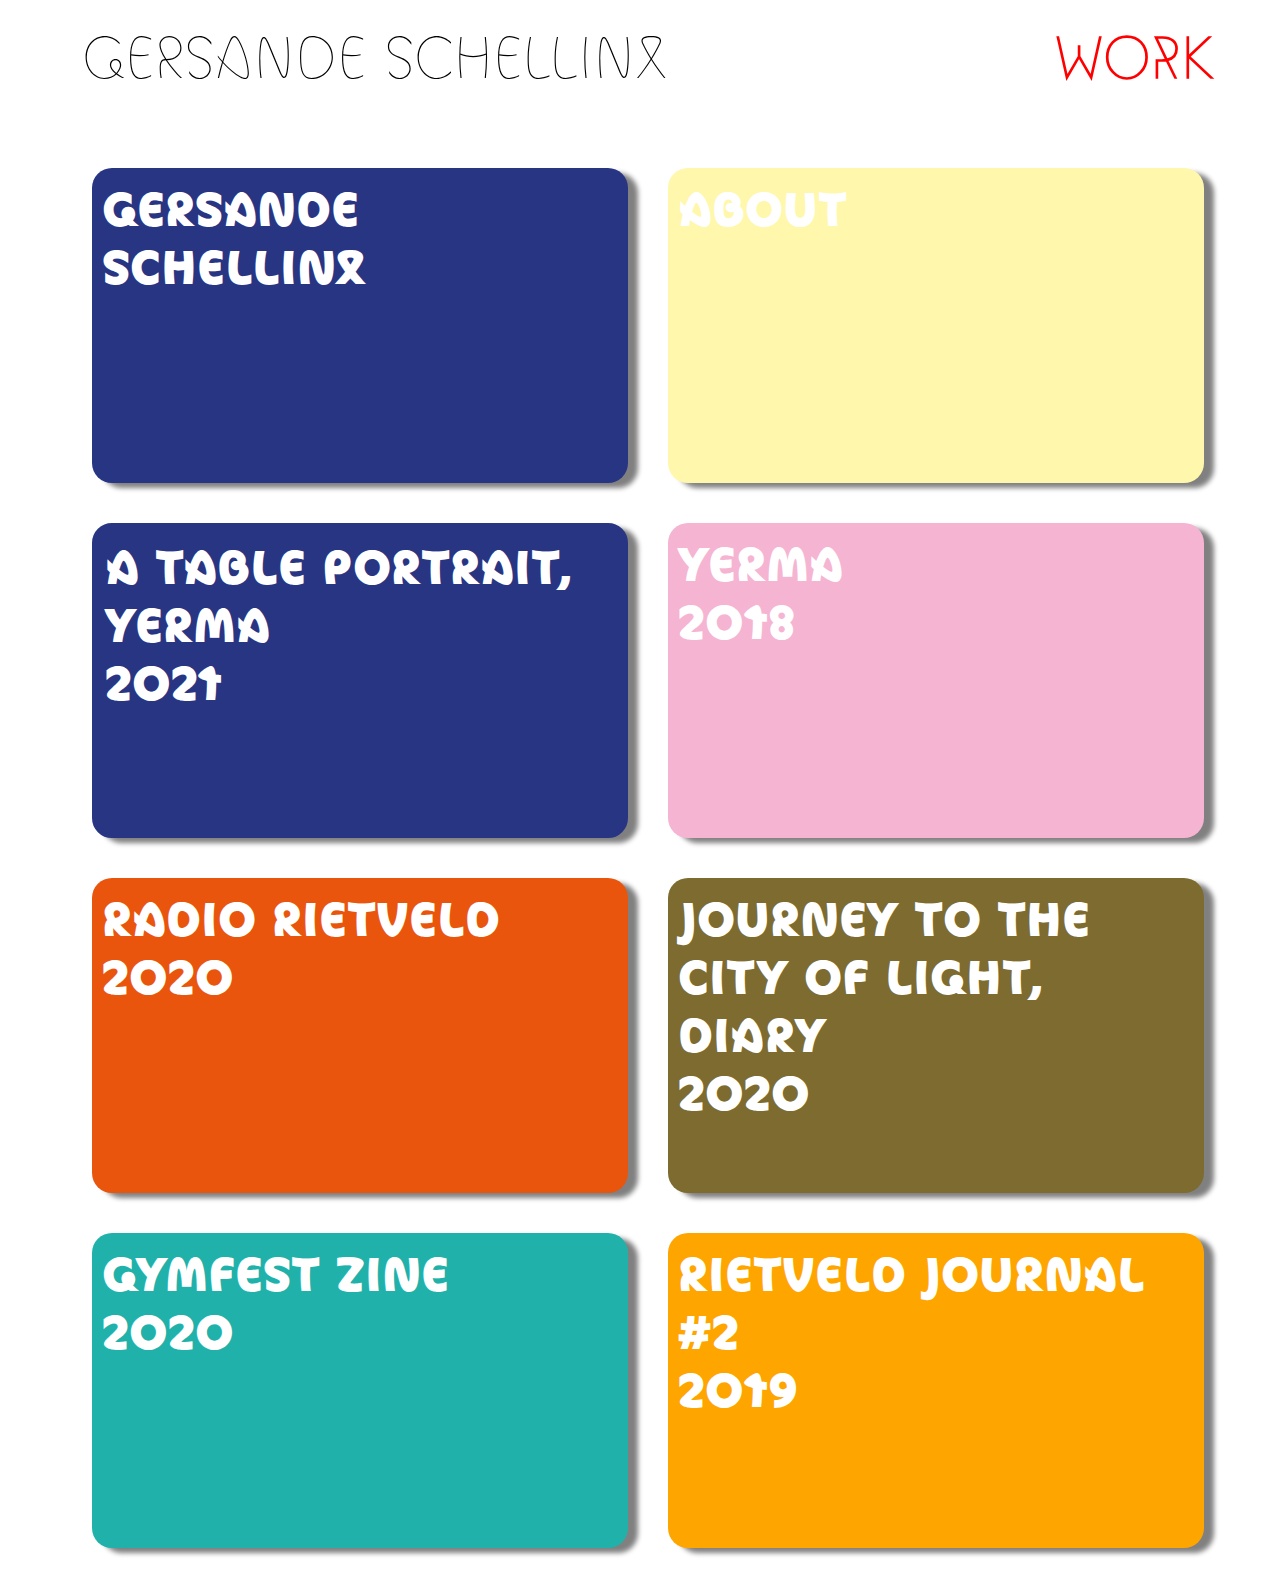
<file: testindex.html>
<!DOCTYPE html>
<html lang="en">
<head>
    <meta charset="UTF-8">
    <meta http-equiv="X-UA-Compatible" content="IE=edge">
    <meta name="viewport" content="width=device-width, initial-scale=1.0">
    <title>Gersande Schellinx</title>
    <link href="basestyle.css" rel="stylesheet" type="text/css">
</head>

<body>
    <div class="wrapper">

        <header>
            <ul class="header">
                <li>
                    <a class="title">Gersande Schellinx</a>
                </li>
                <li>
                    <a class="page work active">Work</a>
                </li>
            </ul>
        </header>

        <div class="maincontent about hidden">
            <div class="content">
                <p>artist based in Amsterdam</p>
                <p>manager at the <a class="link">bookbinding workshop</a>, gerrit rietveld academie</p>
                <p>master student at the <a class="link">xpub</a>, piet zwart institute</p>
                <p>makes artist's books, publications in all media, furnitures, writes, directs, curates and much more</p>
                <p>email me at <a class="link">gersandeschellinx@gmail.com</a></p>
                <p>or follow me at <a class="link">@gersande.schellinx</a></p>
                <p><a class="link">download cv</a></p>
            </div>
        </div>

        <div class="maincontent work">
            <div class="work_wrapper">

                <div class="project">
                    <div class="text">
                        <div class="project_title">Gersande Schellinx</div>
                        <div class="project_text hidden">
                        </div>
                    </div>
                    <div class="img hidden">
                        <img>
                    </div>
                </div>

                <div class="project">
                    <div class="text">
                        <div class="project_title">About</div>
                        <div class="project_text hidden">
                        </div>
                    </div>
                    <div class="img hidden">
                        <img>
                    </div>
                </div>

                <div class="project yerma1">
                    <div class="text">
                        <div class="project_title">A Table
                            Portrait, Yerma <div>2021</div> </div>
                        <div class="project_text hidden">
                            <p>“A Table Portrait, Yerma” (2018-
                                2021) is an idiosyncratic
                                re-writing of Federico
                                Garcia Lorca’s play Yerma. An
                                interactive play in three acts
                                and three rooms. Two sets of
                                furniture: a living-room and
                                a kitchen.
                            </p>
                            <p>Starring Stanley Steen as Juan,
                                Leyla de Muynck as Yerma,
                                Dawn Atteveld as Maria and
                                Philip van de Bree as Victor.
                            </p>
                            <p>
                                Set Design by Gersande
                                Schellinx, Costumes by Marite
                                Kuus, Music by Oliver Feghali,
                                Food and DinnerScenography
                                by Elena Braida, Joe Eshuis as Videographer and Dariya
                            </p>
                        </div>
                    </div>
                    <div class="img hidden">
                        <img src="img/yerma_test.jpeg" alt="yerma poster">
                    </div>
                </div>

                <div class="project">
                    <div class="text">
                        <div class="project_title">Yerma <div>2018</div></div>
                        <div class="project_text hidden">
                        </div>
                    </div>
                    <div class="img hidden">
                        <img>
                    </div>
                </div>

                <div class="project">
                    <div class="text">
                        <div class="project_title">Radio Rietveld <div>2020</div></div>
                        <div class="project_text hidden">
                        </div>
                    </div>
                    <div class="img hidden">
                        <img>
                    </div>
                </div>

                <div class="project">
                    <div class="text">
                        <div class="project_title">Journey to the city of light, diary <div>2020</div></div>
                        <div class="project_text hidden">
                        </div>
                    </div>
                    <div class="img hidden">
                        <img>
                    </div>
                </div>

                <div class="project">
                    <div class="text">
                        <div class="project_title">Gymfest zine <div>2020</div></div>
                        <div class="project_text hidden">
                        </div>
                    </div>
                    <div class="img hidden">
                        <img>
                    </div>
                </div>

                <div class="project">
                    <div class="text">
                        <div class="project_title">Rietveld Journal #2 <div>2019</div></div>
                        <div class="project_text hidden">
                        </div>
                    </div>
                    <div class="img hidden">
                        <img>
                    </div>
                </div>

            </div>

        </div>
        <!-- end maincontent work -->

    </div> 
    <!-- end wrapper -->

<script src="script.js"></script>
</body>

</html>
</file>
<file: basestyle2.css>
/* mobile first design */

@font-face {
  font-family: "Movement-DirectBlack";
  src: url(fonts/Movement-DirectBlack.otf) format("opentype");
}

@font-face {
  font-family: "Movement-DirectThin";
  src: url(fonts/Movement-DirectThin.otf) format("opentype");
}

@font-face {
  font-family: "Movement-IndirectBlack";
  src: url(fonts/Movement-IndirectBlack.otf) format("opentype");
}

@font-face {
  font-family: "Movement-IndirectThin";
  src: url(fonts/Movement-IndirectThin.otf) format("opentype");
}

@font-face {
  font-family: "Pirelli-Regular";
  src: url(fonts/pirelli-regular.woff) format("opentype");
}

* {
  box-sizing: border-box;
  font-family: "Pirelli-Regular", Helvetica, sans-serif;
  font-size: 1em;
  margin: 0;
  padding: 0;
}



body {
  width: 100%;
  background-color: black;
}

a:link {
  text-decoration: none;
  color: white;
}

a:hover {
  font-style: italic;
  cursor: pointer;
}

a:active {
  font-style: italic;
  color: white;
}

a:visited {
  color: white;
}

.hidden {
  display: none;
}

.visible {
  display: block;
}

.active {
  font-family: "Movement-DirectThin";
  -webkit-text-stroke: 1.5px red;
  -webkit-text-fill-color: transparent;
}

.link {
  font-family: "Movement-IndirectBlack";
  -webkit-text-stroke: 1.5px red;
  -webkit-text-fill-color: transparent;
}

.movementBlack {
  font-family: "Movement-IndirectBlack";
  font-size: 2em;
  
}


/* scrollbar */
/* width */
::-webkit-scrollbar {
  width: 10px;
}

/* Track */
::-webkit-scrollbar-track {
  border-radius: 10px;
}

/* Handle */
::-webkit-scrollbar-thumb {
  background: white;
  border-radius: 10px;
}

/* STYLES IN PAGE ORDER */
/* HEADER */
.wrapper {
  width: 90%;
  margin: auto;
  position: relative;
  display: flex;
  flex-flow: column nowrap;
}

.kaft {
  width: 100%;
  flex: 2 1 100%;
  height: 100vh;
  position: sticky;
  top: 0;
  margin: 0;
  align-self: flex-start;
  display: flex;
  flex-flow: row wrap;
  justify-content: space-around;
}

.item {
  flex: 1 0 30%;
  display: flex;
  justify-content: center;
  align-items: center;
}

.item_title {
  font-family: "Movement-IndirectBlack";
  color: white;
  font-size: 1em;
  border-bottom-left-radius: 20px;
  border-bottom-right-radius: 20px;
  border: 3px solid white;
  padding: 10px;
  margin: auto;
}

a .item_title:active {
  background-color: blue;
}




/* BODY */

/* about */

.about_content {
  position: fixed;
  top: 15vh;
  width: 300px;
  height: 400px;
  left: 50%;
  margin-left: -150px;
  padding: 10px;
  border-radius: 20px;
  background-color: rgb(0,0,0,0.87);
  overflow: auto;
}

.about_content p {
  color: white;
  margin: 5px;;
}

.about_content p:last-child {
  margin-top: 20px;
}

span.credit {
  /* font-family: "Pirelli-Regular"; */
  /* font-size: 0.7em; */
}

span.credit {
  color: white;
  margin: 5px;
  margin-top: 0px;
}

p.first_credit {
  margin-top: 20px;
}


/* maincontent */
.maincontent {
  margin: 1em auto 0 auto;
  width: 100%;
  min-height: 50vh;
  border-radius: 25px;
  font-size: 1em;
  flex: 0 1 90%;
}

div.project_text .content p {
  padding: 5px;
  /* font-family: "Movement-IndirectBlack"; */
  color: white;
  margin: 2px;
  /* font-size: 0.7em; */
}

div.project_text .content p:nth-child(1) {
  padding-top: 25px;
}


div.contact {
  background-color: #fff7ac;
  /* font-size: 1em; */
  position: relative;
}

div.contact > .content {
  position: absolute;
  top: 50%;
  left: 50%;
  transform: translate(-50%, -50%);
}

.work_wrapper {
  display: flex;
  flex-flow: column nowrap;
}

.project,
.homeButton {
  border-radius: 20px;
  margin: 5px 0;
  padding: 10px;
  height: 20vh;
  overflow: hidden;
}

.project:hover {
  cursor: pointer;
}

.project_title,
.project_title > div {
  font-family: "Movement-IndirectBlack";
  font-size: 1em;
  color: white;
}

.project_text {
  /* font-size: 0.6em; */
  color: black;
}

.project_text p {
  margin: 10px;
}

.img {
  width: 100%;
  padding: 15px;
}

.img img {
  width: 100%;
}

.twentysix {
  background-color: #FF88DD;
  border: 3px solid #FF88DD;
}

.focus_project.twentysix .project_title,
.focus_project.twentysix .project_text,
.focus_project.twentysix .project_text p a, 
.focus_project.twentysix .project_year {
  color: #FF88DD;
}

.yerma1 {
  background-color: #FFDF6D;
  border: 3px solid #FFDF6D;
}

.focus_project.yerma1 .project_title,
.focus_project.yerma1 .project_text,
.focus_project.yerma1 .project_text p a,
.focus_project.yerma1 .project_year {
  color: #FFDF6D;
}

.yerma2 {
  background-color: #FFDF6D;
  border: 3px solid #FFDF6D;
}

.focus_project.yerma2 .project_title,
.focus_project.yerma2 .project_text,
.focus_project.yerma2 .project_text p a, 
.focus_project.yerma2 .project_year {
  color: #FFDF6D;
}

.yerma3 {
  background-color: #FFDF6D;
  border: 3px solid #FFDF6D;
}

.focus_project.yerma3 .project_title,
.focus_project.yerma3 .project_text,
.focus_project.yerma3 .project_text p a, 
.focus_project.yerma3 .project_year {
  color: #FFDF6D;
}

.headquarters {
  background-color: #AE71FF;
  border: 3px solid #AE71FF;
}

.focus_project.headquarters .project_title,
.focus_project.headquarters .project_text,
.focus_project.headquarters .project_text p a, 
.focus_project.headquarters .project_year {
  color: #AE71FF;
}

.cityoflight {
  background-color: #71c2ff  ;
  border: 3px solid #71c2ff  ;
}

.focus_project.cityoflight .project_title,
.focus_project.cityoflight .project_text,
.focus_project.cityoflight .project_text p a,
.focus_project.cityoflight .project_year {
  color: #71c2ff ;
}

.gymfest {
  background-color: #ffb200;
  border: 3px solid #ffb200;
}

.focus_project.gymfest .project_title,
.focus_project.gymfest .project_text,
.focus_project.gymfest .project_text p a, 
.focus_project.gymfest .project_year {
  color: #ffb200;
}

.journal2 {
  background-color: #717AFF;
  border: 3px solid #717AFF;
}

.focus_project.journal2 .project_title,
.focus_project.journal2 .project_text,
.focus_project.journal2 .project_text p a, 
.focus_project.journal2 .project_year {
  color: #717AFF;
}

.journal1 {
  background-color: #717AFF;
  border: 3px solid #717AFF;
}

.focus_project.journal1 .project_title,
.focus_project.journal1 .project_text,
.focus_project.journal1 .project_text p a, 
.focus_project.journal1 .project_year {
  color: #717AFF;
}

.journal3 {
  background-color: #717AFF;
  border: 3px solid #717AFF;
}

.focus_project.journal3 .project_title,
.focus_project.journal3 .project_text,
.focus_project.journal3 .project_text p a, 
.focus_project.journal3 .project_year {
  color: #717AFF;
}

.si17 {
  background-color: #FF66CC;
  border: 3px solid #FF66CC;
}

.focus_project.si17 .project_title,
.focus_project.si17 .project_text,
.focus_project.si17 .project_text p a, 
.focus_project.si17 .project_year {
  color: #FF66CC;
}

.si18 {
  background-color: #FF02AA;
  border: 3px solid #FF02AA;
}

.focus_project.si18 .project_title,
.focus_project.si18 .project_text,
.focus_project.si18 .project_text p a, 
.focus_project.si18 .project_year {
  color: #FF02AA;
}

.unpublic {
  background-color: #0091FF;
  border: 3px solid #0091FF;
}

.focus_project.unpublic .project_title,
.focus_project.unpublic .project_text,
.focus_project.unpublic .project_text p a, 
.focus_project.unpublic .project_year {
  color: #0091FF;
}

.tgob {
  background-color: #D9AA00;
  border: 3px solid #D9AA00;
}

.focus_project.tgob .project_title,
.focus_project.tgob .project_text,
.focus_project.tgob .project_text p a, 
.focus_project.tgob .project_year {
  color: #D9AA00;
}

.tgob1 {
  background-color: #A78300;
  border: 3px solid #A78300;
}

.focus_project.tgob1 .project_title,
.focus_project.tgob1.project_text,
.focus_project.tgob1 .project_text p a, 
.focus_project.tgob1 .project_year {
  color: #A78300;
}

.yermaradio {
  background-color: #FFDF6D;
  border: 3px solid #FFDF6D;
}

.focus_project.yermaradio .project_title,
.focus_project.yermaradio .project_text,
.focus_project.yermaradio .project_text p a, 
.focus_project.yermaradio .project_year {
  color: #FFDF6D;
}

.ofsdm {
  background-color: #FF70F8 ;
  border: 3px solid #FF70F8 ;
}

.focus_project.ofsdm .project_title,
.focus_project.ofsdm .project_text,
.focus_project.ofsdm .project_text p a, 
.focus_project.ofsdm .project_year {
  color: #FF70F8;
}

.focus_project {
  display: block;
  height: auto;
  display: flex;
  flex-flow: column nowrap;
  background-color: transparent;
  overflow: scroll;
  min-height: auto;
}

/* .focus_project > .text > .project_title,
.focus_project > .text > .project_title > div {
  color: black;
} */

.focus_project:hover {
  cursor: auto;
}

@media (min-width: 800px) {
  
  body {
    font-size: 2em;
  }

  .wrapper {
    width: 100%;
    flex-flow: row nowrap;
  }

  .kaft {
    flex: 0 1 auto;
    width: auto;
    flex-flow: column nowrap;
  }

  .item {
    margin-left: 1em;
    flex-flow: column nowrap;
  }

  .item_title {
    font-size: 1em;
    padding: 10px 30px
  }

  .about_content {
    width: 900px;
    top: 16vh;
    margin-left: -400px;
    height: 600px;
    overflow: auto;
  }

  .about_content p {
    /* font-size: 1.2em; */
  }

  .maincontent {
    /* font-size: 1.2em;  */
  }

  .project_title,
  .project_title > div  {
    font-size: 1em;
  }

  div.about .content p,
  div.contact .content p {
    padding: 10px;
  }

  div.contact > .content {
    /* font-size: 3em; */
  }

  .work_wrapper {
    flex-flow: row wrap;
    justify-content: flex-end;
  }

  .project {
    flex: 0 1 30%;
    min-height: 35vh;
    margin: 10px;
    transition: flex 250ms;
  }

  .focus_project {
    flex: 0 1 85%;
    justify-content: space-between;
  }

  .text {
    flex: 0 1 30%;
    margin: 20px;
  }

  .text_about {
    flex: 1 1 100%;
  }

  .project_text {
    /* font-size: 0.7em; */
  }

  .img {
    padding: 25px;
    width: 100%;
    margin: auto;
  }

  .img img {
    margin: 20px auto;
  }

  div.project_text .content p {
    font-size: 2em;
  }

  .rotate {
    /* transform-origin: 0 0; */
    transform: rotate(-90deg);
    position: absolute;
  
    /* Legacy vendor prefixes that you probably don't need... */
  
    /* Safari */
    -webkit-transform: rotate(-90deg);
  
    /* Firefox */
    -moz-transform: rotate(-90deg);
  
    /* IE */
    -ms-transform: rotate(-90deg);
  
    /* Opera */
    -o-transform: rotate(-90deg);
  
    /* Internet Explorer */
    filter: progid:DXImageTransform.Microsoft.BasicImage(rotation=3);
  
  }

  /* .csstransforms .item {
    border-left: 34px solid #369;
    padding-left: 10px;
  } */
}
</file>
<file: shop.css>
.img {
    padding: 0;
    order: 1;
}

.img img {
    padding: 0;
    margin: 0;
    order: 1;
}

.text {
    order: 20;
    margin: 0;
}

.project {
    padding: 0;
}


.shopitem {

}

.project_title {
    font-family: "Pirelli-Regular";
}

.instructions_shop {
    font-size: 0.8em;
    background-color: lightgreen;
    border: 10px solid lightgreen;
}

.thesis_shop {
    background-color: #3a4f9d;
    border: 10px solid #3a4f9d;
}

.yerma_shop {
    background-color: #c5d315;

}

.space_shop {
    background-color: #dbe38b;
    border: 10px solid #dbe38b;

}

.focus_project .text {
    margin: 20px;
}

@media (min-width: 800px) { 
   
}
</file>
<file: basestyle.css>
/* mobile first design */

@font-face {
  font-family: "Movement-DirectBlack";
  src: url(fonts/Movement-DirectBlack.otf) format("opentype");
}

@font-face {
  font-family: "Movement-DirectThin";
  src: url(fonts/Movement-DirectThin.otf) format("opentype");
}

@font-face {
  font-family: "Movement-IndirectBlack";
  src: url(fonts/Movement-IndirectBlack.otf) format("opentype");
}

@font-face {
  font-family: "Movement-IndirectThin";
  src: url(fonts/Movement-IndirectThin.otf) format("opentype");
}

* {
  box-sizing: border-box;
  font-family: "Movement-IndirectThin", Helvetica, sans-serif;
}

body {
  width: 100%;
}

a:link {
  text-decoration: none;
}

a:hover {
  font-style: italic;
  cursor: pointer;
}

a:active {
  /* font-style: italic; */
}

.hidden {
  display: none;
}

.visible {
  display: block;
}

.active {
  font-family: "Movement-DirectThin";
  -webkit-text-stroke: 1.5px red;
  -webkit-text-fill-color: transparent;
}

.link {
  font-family: "Movement-IndirectBlack";
  -webkit-text-stroke: 1.5px red;
  -webkit-text-fill-color: transparent;
}

/* STYLES IN PAGE ORDER */
/* HEADER */
.wrapper {
  width: 90%;
  margin: auto;
}

.header {
  font-family: "Movement-IndirectThin";
  font-size: 1.5em;
  margin: auto;
  padding: 0;
  display: flex;
  flex-flow: column nowrap;
}

.header li {
  list-style: none;
  text-align: center;
}

.header .title {
  padding-bottom: 1em;
}

.title1:hover {
  flex: 1 1 30%;
}

/* BODY */

.maincontent {
  margin: 1em auto 0 auto;
  width: 100%;
  min-height: 50vh;
  border-radius: 25px;
  font-size: 1.5em;
  /* padding: 30px; */
  /* background-image: url("img/gs_test.jpeg"); */
}

div.about .content p,
div.contact .content p {
  padding: 5px;
  font-family: "Movement-IndirectBlack";
  color: white;
  margin: 2px;
}

div.about {
  background-color: #7c6c2d;
}

div.contact {
  background-color: #fff7ac;
  font-size: 1em;
  position: relative;
}

div.contact > .content {
  position: absolute;
  top: 50%;
  left: 50%;
  transform: translate(-50%, -50%);
}

.work_wrapper {
  display: flex;
  flex-flow: column nowrap;
}

.project {
  border-radius: 20px;
  margin: 5px 0;
  padding: 10px;
  height: 20vh;
  box-shadow: 10px 5px 5px grey;
  /* animation: shape 2s ease 0 1; */
}

.project:hover {
  cursor: pointer;
}

.project_title,
.project_title > div {
  font-family: "Movement-IndirectBlack";
  color: white;
}

.project_text {
  font-size: 0.6em;
  color: black;
}

.img {
  width: 100%;
  padding: 15px;
}

.img img {
  width: 100%;
}

.project:nth-child(1) {
  background-color: #283583;
  height: 10vh;
}

.project:nth-child(2) {
  background-color: #fff7ac;
  height: 10vh;
}

.yerma1 {
  background-color: #283583;
  border: 3px solid #283583;
}

/* .project:nth-child(3) {
  background-color: #50a833;
} */

.project:nth-child(4) {
  background-color: #f5b4d2;
}

.project:nth-child(5) {
  background-color: #e9550d;
}

.project:nth-child(6) {
  background-color: #7d6b2f;
}

.project:nth-child(7) {
  background-color: lightseagreen;
}

.project:nth-child(8) {
  background-color: orange;
}

.focus_project {
  display: block;
  height: auto;
  display: flex;
  flex-flow: column nowrap;
  background-color: transparent;
}

/* .focus_project > .text > .project_title,
.focus_project > .text > .project_title > div {
  color: black;
} */

.focus_project.yerma1 .project_title,
.focus_project.yerma1 .project_text {
  color: #283583;
}

.focus_project:hover {
  cursor: auto;
}

@media (min-width: 800px) {
  .wrapper {
    width: 90%;
  }

  .header {
    flex-flow: row nowrap;
    justify-content: space-between;
  }

  .header li {
    font-size: 2.5em;
    text-align: left;
    padding: 10px;
    flex: 0 1 auto;
  }

  .header .title {
    flex: 1 0 40%;
    padding-bottom: 10px;
  }

  .maincontent {
    font-size: 3em;
  }

  div.about .content p,
  div.contact .content p {
    padding: 10px;
  }

  div.contact > .content {
    font-size: 3em;
  }

  .work_wrapper {
    flex-flow: row wrap;
    justify-content: space-between;
  }

  .project {
    flex: 1 1 30%;
    min-height: 35vh;
    margin: 20px;
    transition: flex 250ms;
  }

  .project:hover {
    flex: 1 1 50%;
  }

  /* .title1 {
    flex: 1 0 30%;
  }

  .title1:hover {
    flex: 1 1 30%;
  } */

  .focus_project {
    flex-flow: row nowrap;
    justify-content: space-between;
  }

  .text {
    flex: 0 1 30%;
  }

  .project_text {
    font-size: 0.4em;
  }

  .img {
    flex: 0 1 40%;
    padding: 25px;
  }
}
</file>
